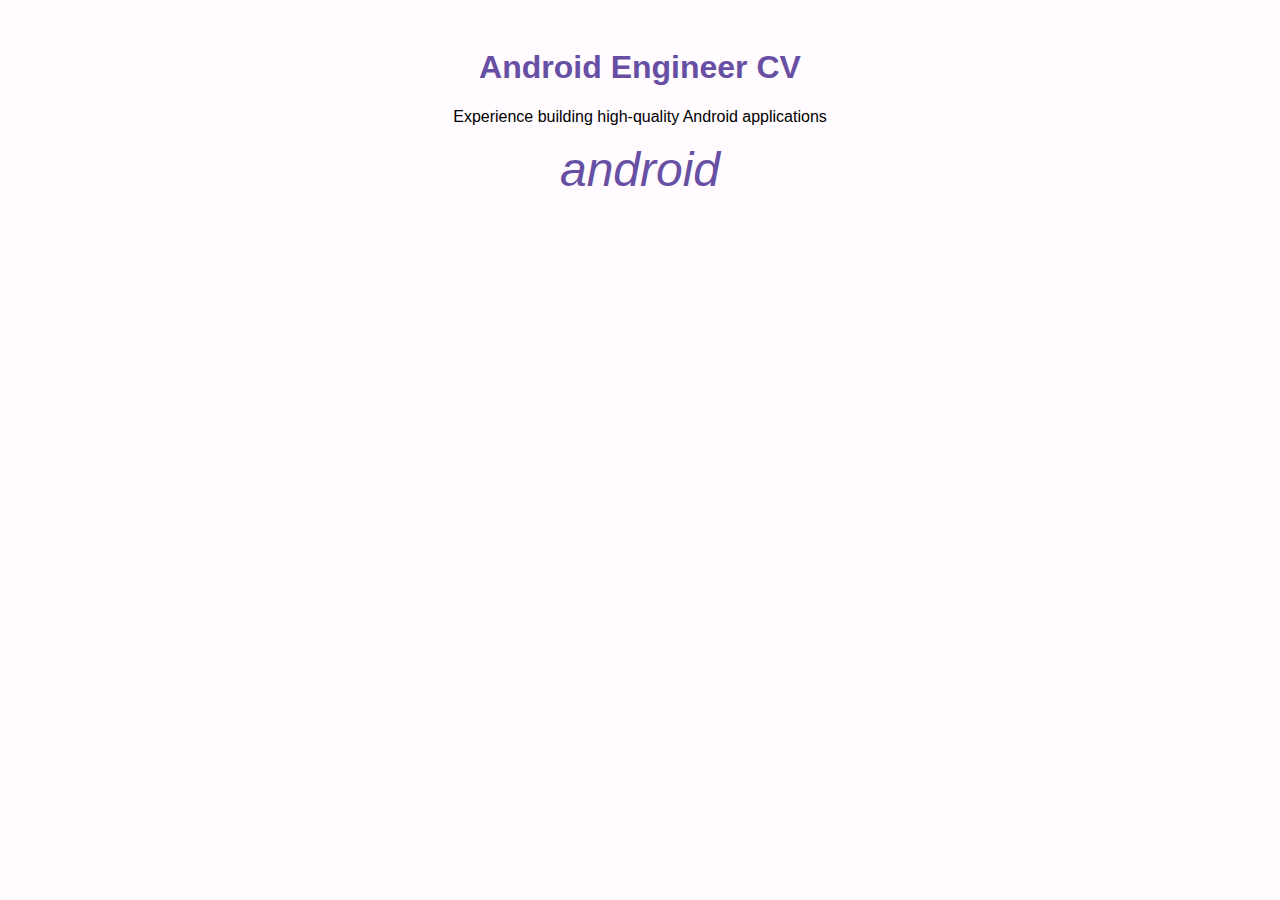
<file: sandbox/cv_m3.html>
<!DOCTYPE html>
<html lang="en">
<head>
<meta charset="UTF-8">
<title>Android Engineer CV</title>
<link href="https://fonts.googleapis.com/icon?family=Material+Icons" rel="stylesheet">
<style>
:root {
  --md-primary: #6750A4;
  --md-surface: #FFFBFE;
}
body {
  font-family: Arial, sans-serif;
  background-color: var(--md-surface);
}
h1 {
  color: var(--md-primary);
}
</style>
</head>
<body>
<div style="text-align: center; padding: 20px">
<h1>Android Engineer CV</h1>
<p>Experience building high-quality Android applications</p>
<i class="Material Icons" style="font-size:48px;color:var(--md-primary);">android</i>
</div>
</body>
</html>
</file>
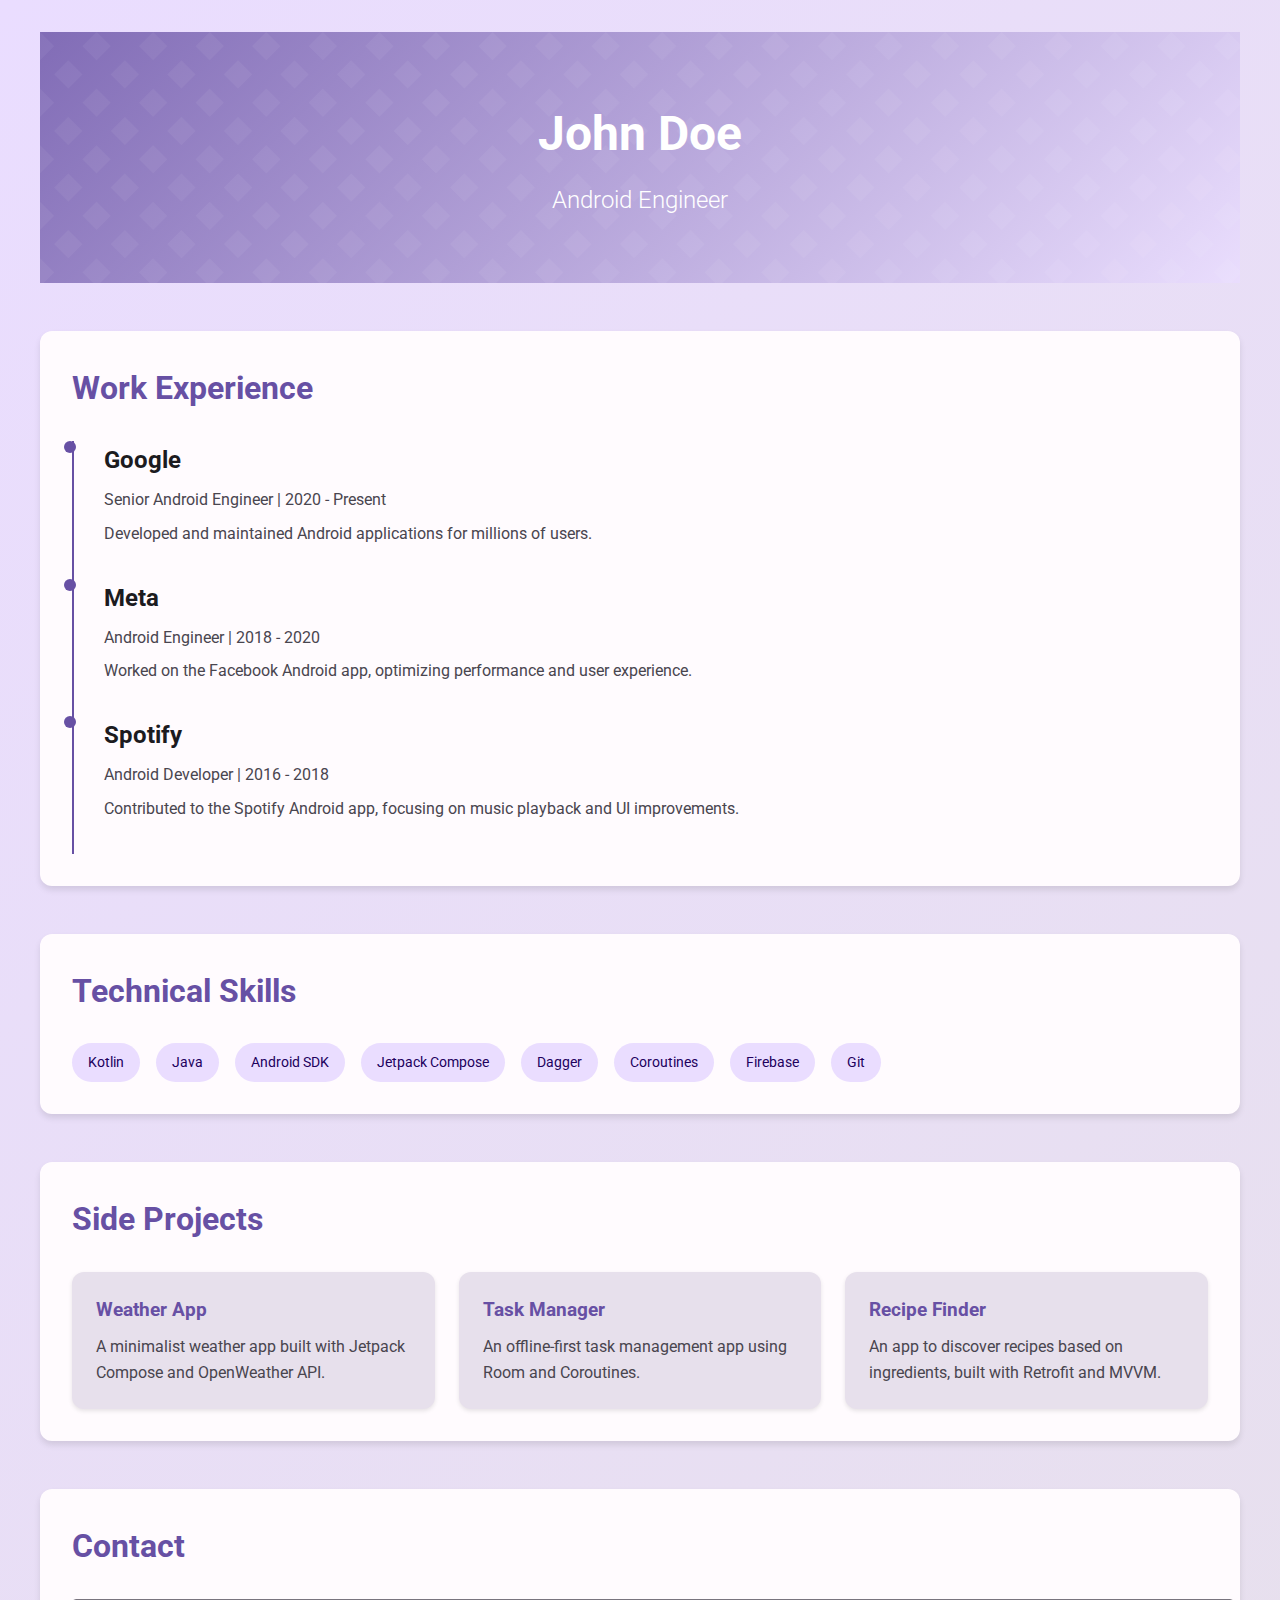
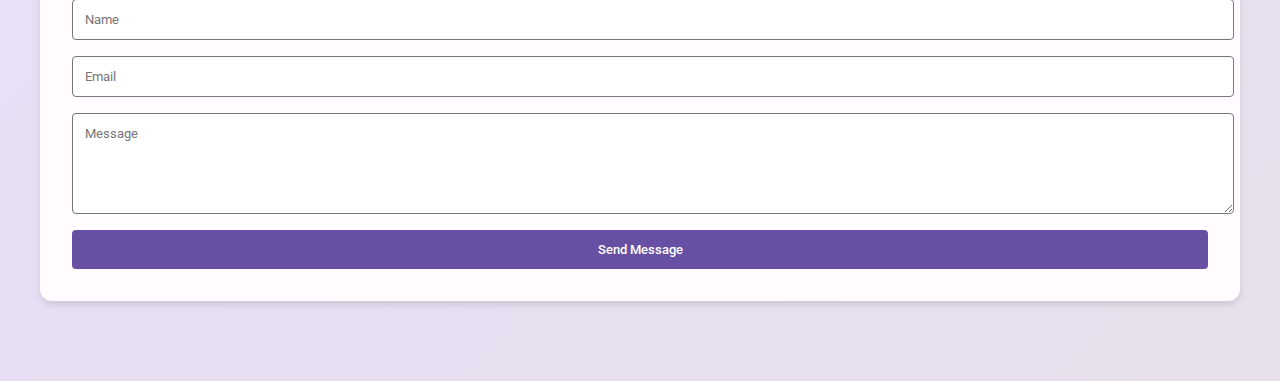
<file: tests/output/cv_landing.html>
<!DOCTYPE html>
<html lang="en">
<head>
    <meta charset="UTF-8">
    <meta name="viewport" content="width=device-width, initial-scale=1.0">
    <title>Android Engineer CV</title>
    <link href="https://fonts.googleapis.com/css2?family=Roboto:wght@300;400;500;700&display=swap" rel="stylesheet">
    <style>
        :root {
            --md-primary: #6750A4;
            --md-on-primary: #FFFFFF;
            --md-primary-container: #EADDFF;
            --md-on-primary-container: #21005D;
            --md-secondary: #625B71;
            --md-on-secondary: #FFFFFF;
            --md-secondary-container: #E8DEF8;
            --md-on-secondary-container: #1D192B;
            --md-tertiary: #7D5260;
            --md-on-tertiary: #FFFFFF;
            --md-tertiary-container: #FFD8E4;
            --md-on-tertiary-container: #31111D;
            --md-error: #B3261E;
            --md-on-error: #FFFFFF;
            --md-error-container: #F9DEDC;
            --md-on-error-container: #410E0B;
            --md-background: #FFFBFE;
            --md-on-background: #1C1B1F;
            --md-surface: #FFFBFE;
            --md-on-surface: #1C1B1F;
            --md-surface-variant: #E7E0EC;
            --md-on-surface-variant: #49454F;
            --md-outline: #79747E;
            --md-shadow: #000000;
            --md-inverse-surface: #313033;
            --md-inverse-on-surface: #F4EFF4;
            --md-inverse-primary: #D0BCFF;
        }

        body {
            font-family: 'Roboto', sans-serif;
            margin: 0;
            padding: 0;
            background: linear-gradient(135deg, var(--md-primary-container), var(--md-surface-variant));
            color: var(--md-on-background);
            line-height: 1.6;
        }

        .container {
            max-width: 1200px;
            margin: 0 auto;
            padding: 2rem;
        }

        .hero {
            text-align: center;
            padding: 4rem 0;
            background: url('[data-uri]') center/cover;
            color: var(--md-on-primary);
            position: relative;
            overflow: hidden;
        }

        .hero::before {
            content: '';
            position: absolute;
            top: 0;
            left: 0;
            right: 0;
            bottom: 0;
            background: linear-gradient(135deg, rgba(103, 80, 164, 0.8), rgba(234, 221, 255, 0.8));
            z-index: -1;
        }

        .hero h1 {
            font-size: 3rem;
            margin: 0;
            font-weight: 700;
        }

        .hero p {
            font-size: 1.5rem;
            margin: 0.5rem 0 0;
            font-weight: 300;
        }

        .section {
            margin: 3rem 0;
            padding: 2rem;
            background: var(--md-surface);
            border-radius: 12px;
            box-shadow: 0 4px 6px rgba(0, 0, 0, 0.1);
        }

        .section h2 {
            color: var(--md-primary);
            font-size: 2rem;
            margin-top: 0;
        }

        .timeline {
            position: relative;
            padding-left: 2rem;
        }

        .timeline::before {
            content: '';
            position: absolute;
            left: 0;
            top: 0;
            bottom: 0;
            width: 2px;
            background: var(--md-primary);
        }

        .timeline-item {
            position: relative;
            padding-bottom: 2rem;
        }

        .timeline-item::before {
            content: '';
            position: absolute;
            left: -2.5rem;
            top: 0;
            width: 12px;
            height: 12px;
            border-radius: 50%;
            background: var(--md-primary);
        }

        .timeline-item h3 {
            margin: 0;
            font-size: 1.5rem;
        }

        .timeline-item p {
            margin: 0.5rem 0 0;
            color: var(--md-on-surface-variant);
        }

        .skills {
            display: flex;
            flex-wrap: wrap;
            gap: 1rem;
        }

        .skill {
            background: var(--md-primary-container);
            color: var(--md-on-primary-container);
            padding: 0.5rem 1rem;
            border-radius: 20px;
            font-size: 0.9rem;
        }

        .projects {
            display: grid;
            grid-template-columns: repeat(auto-fill, minmax(300px, 1fr));
            gap: 1.5rem;
        }

        .project {
            background: var(--md-surface-variant);
            padding: 1.5rem;
            border-radius: 12px;
            box-shadow: 0 2px 4px rgba(0, 0, 0, 0.1);
        }

        .project h3 {
            margin: 0 0 0.5rem;
            color: var(--md-primary);
        }

        .project p {
            margin: 0;
            color: var(--md-on-surface-variant);
        }

        .contact-form {
            display: grid;
            gap: 1rem;
        }

        .contact-form input,
        .contact-form textarea {
            width: 100%;
            padding: 0.75rem;
            border: 1px solid var(--md-outline);
            border-radius: 4px;
            font-family: 'Roboto', sans-serif;
        }

        .contact-form button {
            background: var(--md-primary);
            color: var(--md-on-primary);
            padding: 0.75rem 1.5rem;
            border: none;
            border-radius: 4px;
            font-family: 'Roboto', sans-serif;
            font-weight: 500;
            cursor: pointer;
        }

        .contact-form button:hover {
            background: var(--md-inverse-primary);
        }

        @media (max-width: 768px) {
            .hero h1 {
                font-size: 2rem;
            }

            .hero p {
                font-size: 1.2rem;
            }

            .section {
                padding: 1.5rem;
            }
        }
    </style>
</head>
<body>
    <div class="container">
        <section class="hero">
            <h1>John Doe</h1>
            <p>Android Engineer</p>
        </section>

        <section class="section">
            <h2>Work Experience</h2>
            <div class="timeline">
                <div class="timeline-item">
                    <h3>Google</h3>
                    <p>Senior Android Engineer | 2020 - Present</p>
                    <p>Developed and maintained Android applications for millions of users.</p>
                </div>
                <div class="timeline-item">
                    <h3>Meta</h3>
                    <p>Android Engineer | 2018 - 2020</p>
                    <p>Worked on the Facebook Android app, optimizing performance and user experience.</p>
                </div>
                <div class="timeline-item">
                    <h3>Spotify</h3>
                    <p>Android Developer | 2016 - 2018</p>
                    <p>Contributed to the Spotify Android app, focusing on music playback and UI improvements.</p>
                </div>
            </div>
        </section>

        <section class="section">
            <h2>Technical Skills</h2>
            <div class="skills">
                <span class="skill">Kotlin</span>
                <span class="skill">Java</span>
                <span class="skill">Android SDK</span>
                <span class="skill">Jetpack Compose</span>
                <span class="skill">Dagger</span>
                <span class="skill">Coroutines</span>
                <span class="skill">Firebase</span>
                <span class="skill">Git</span>
            </div>
        </section>

        <section class="section">
            <h2>Side Projects</h2>
            <div class="projects">
                <div class="project">
                    <h3>Weather App</h3>
                    <p>A minimalist weather app built with Jetpack Compose and OpenWeather API.</p>
                </div>
                <div class="project">
                    <h3>Task Manager</h3>
                    <p>An offline-first task management app using Room and Coroutines.</p>
                </div>
                <div class="project">
                    <h3>Recipe Finder</h3>
                    <p>An app to discover recipes based on ingredients, built with Retrofit and MVVM.</p>
                </div>
            </div>
        </section>

        <section class="section">
            <h2>Contact</h2>
            <form class="contact-form">
                <input type="text" placeholder="Name" required>
                <input type="email" placeholder="Email" required>
                <textarea placeholder="Message" rows="5" required></textarea>
                <button type="submit">Send Message</button>
            </form>
        </section>
    </div>
</body>
</html>
</file>
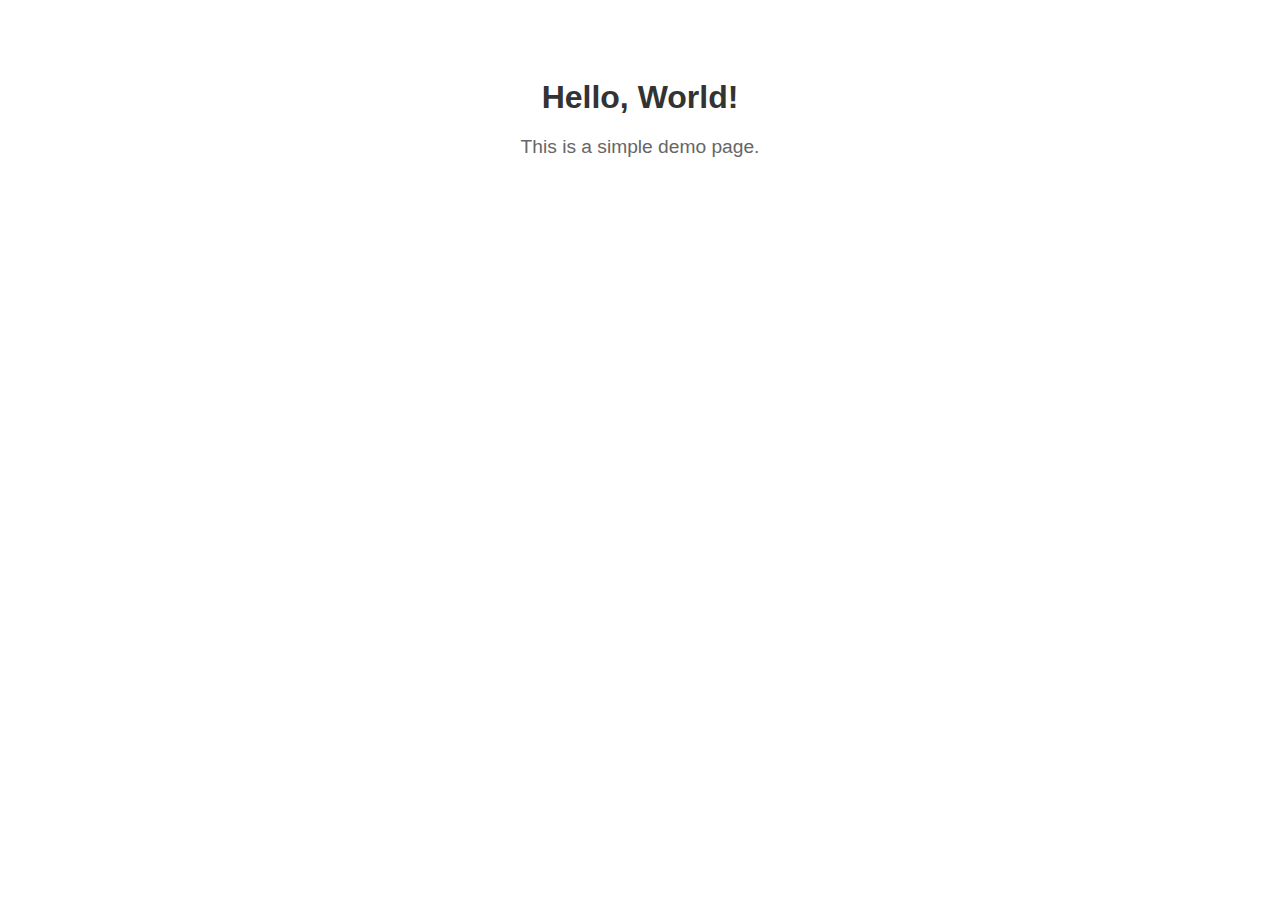
<file: tests/output/demo.html>
<!DOCTYPE html>
<html lang="en">
<head>
<meta charset="UTF-8">
<title>Hello World Demo</title>
<style>
body {
    font-family: Arial, sans-serif;
    text-align: center;
    padding-top: 50px;
}
h1 {
    color: #333;
    margin-bottom: 20px;
}
p {
    font-size: 1.2em;
    color: #666;
}
</style></head><body>
<h1>Hello, World!</h1>
<p>This is a simple demo page.</p>
</body>
</html>
</file>
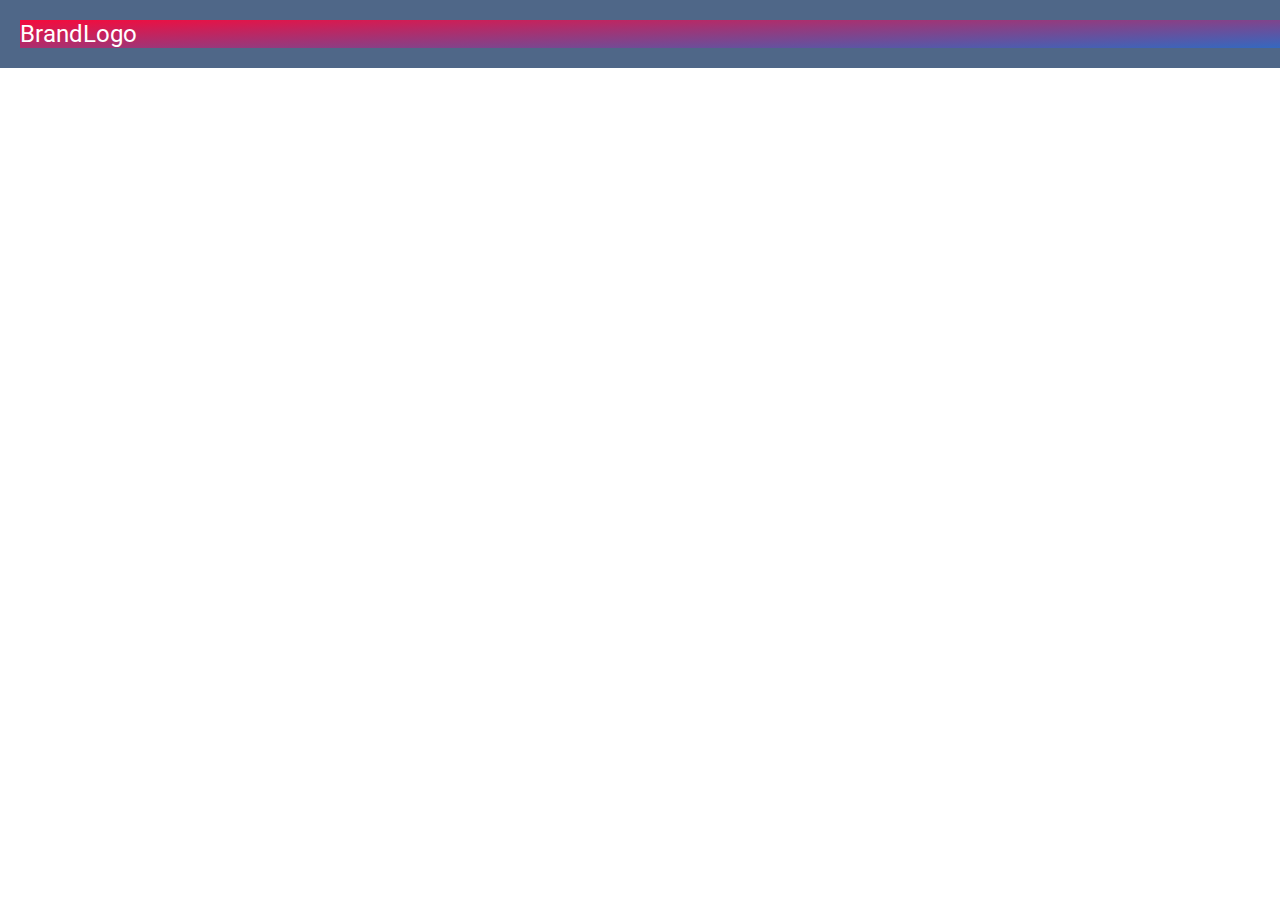
<file: tests/output/landing.html>
<!DOCTYPE html>
<html lang="en">
<head>
<meta charset="UTF-8" />
<meta name="viewport" content="width=device-width, initial-scale=1.0" />
<title>Modern Landing Page</title>
<link rel="stylesheet" href="https://fonts.googleapis.com/css2?family=Roboto:wght@400;700&display=swap">
<style>
:root {
  --topbar-text-color: #ffffff;
  --primary-color: #1976d2;
  --secondary-color: #f50b3c;
  --text-grey: #e8eaed;
}

body {
  margin: 0;
  font-family: "Roboto", sans-serif;
}

.topbar {
  position: fixed;
  z-index: 5;
  width: 100%;
  justify-content: space-between;
  padding: 20px;
  background-color: rgba(4, 39, 86, 0.7);
  transition: all 0.3s ease-in-out;
}

.topbar.active {
  transform: translateY(-100%);
}

.logo {
  font-size: 1.5rem !important;
  text-decoration: none;
  color: var(--topbar-text-color) !important;
  background-image: -webkit-linear-gradient(92deg, #1976d2 -13%, #f50b3c 100%);
}

.navbar-links a {
  padding-left: 40px;
  text-decoration: none;
  color: var(--topbar-text-color);
  font-size: 1.2rem;
  letter-spacing: 0.5px;
  transition: all 0.3s ease-in-out;
}

@media (max-width: 768px) {
  .navbar-links a {
    padding-left: 30px;
    width: 100%;
  }
}

.topbar-toggleBtn {
  display: none !important;
}

h1 {
  margin: 0;
  font-size: 52px;
  color: #2c3e50;
}

.hero-content h4, .hero-content p {
  text-align: center;
  max-width: 800px;
}

.cta-button {
  padding: 20px 50px;
  border-radius: 6px;
  font-size: 1.1rem;
  margin: auto;
  display: block;
  width: fit-content;
  background-image: linear-gradient(315deg, #f50b3c 0%, #f2e9ec 74%);
}

.animation {
  animation-name: fadeInUp;
  animation-duration: 2s;
  animation-iteration-count: infinite;
}

/* Animation key frames */
@keyframes fadeInUp {
  from { transform: translateY(100%); }
  to   { transform: translateY(-5px) translateZ(0);
       opacity: .9; }
}
</style>
</head>

<body>
<nav class="topbar">
  <div class="logo">Brand<span>Logo</span></div>
</file>
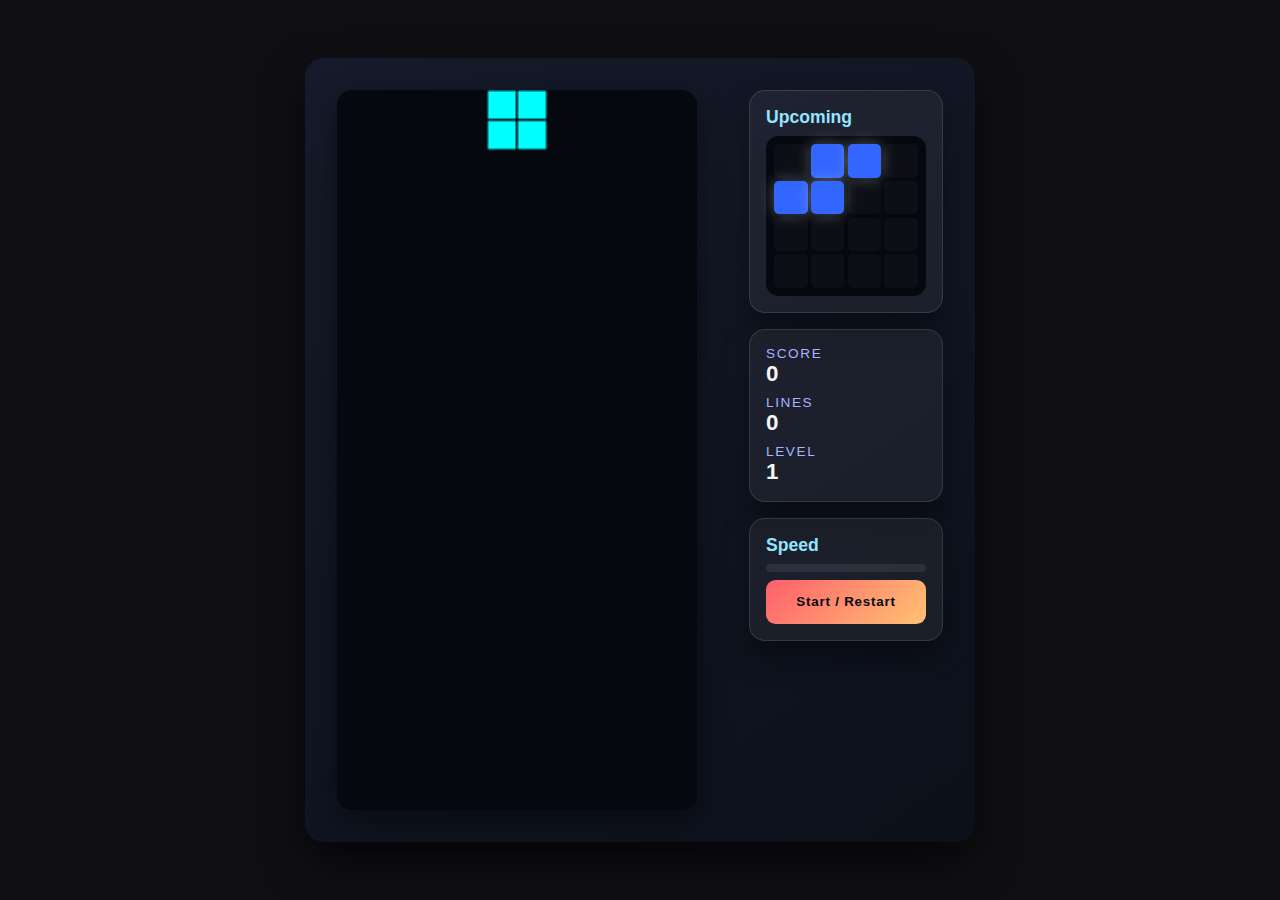
<file: tests/output/tetris.html>
<!DOCTYPE html>
<html lang="en">
<head>
<meta charset="UTF-8">
<meta name="viewport" content="width=device-width, initial-scale=1.0">
<title>Classic Tetris</title>
<style>
:root {
  font-family: 'Segoe UI', sans-serif;
  background: #101014;
  color: #f4f4f4;
}
* { box-sizing: border-box; }
body {
  margin: 0;
  display: flex;
  min-height: 100vh;
  align-items: center;
  justify-content: center;
}
main {
  display: grid;
  grid-template-columns: 2fr 1fr;
  gap: 1.5rem;
  padding: 2rem;
  background: linear-gradient(145deg, #151b2a, #0c101b);
  border-radius: 1.2rem;
  box-shadow: 0 20px 45px rgba(0,0,0,0.65);
}
canvas {
  width: 360px;
  height: 720px;
  border-radius: 1rem;
  background: #05090f;
  box-shadow: inset 0 0 25px rgba(0,0,0,0.8), 0 10px 30px rgba(0,0,0,0.45);
}
aside {
  display: flex;
  flex-direction: column;
  gap: 1rem;
}
.card {
  background: rgba(255,255,255,0.05);
  border-radius: 1rem;
  padding: 1rem;
  border: 1px solid rgba(255,255,255,0.12);
  box-shadow: 0 15px 30px rgba(0,0,0,0.4);
}
.card h2 {
  margin: 0 0 0.5rem;
  font-size: 1.1rem;
  color: #94e3ff;
}
.stats {
  display: grid;
  grid-template-columns: repeat(auto-fit, minmax(120px,1fr));
  gap: 0.5rem;
}
.stats span {
  display: block;
  font-size: 0.85rem;
  text-transform: uppercase;
  letter-spacing: 0.1rem;
  color: #a8b2ff;
}
.stats strong {
  font-size: 1.4rem;
}
.grid-preview {
  display: grid;
  grid-template-columns: repeat(4,1fr);
  gap: 0.2rem;
  width: 160px;
  height: 160px;
  background: #05090f;
  border-radius: 0.8rem;
  padding: 0.5rem;
}
.preview-cell {
  aspect-ratio: 1;
  border-radius: 0.3rem;
  background: rgba(255,255,255,0.03);
}
.light {
  color: #f4f4f4;
}
.blurred {
  opacity: 0.4;
}
.level-progress {
  background: rgba(255,255,255,0.08);
  border-radius: 999px;
  height: 8px;
  overflow: hidden;
}
.level-progress span {
  display: block;
  height: 100%;
  width: 0%;
  background: linear-gradient(90deg, #94e3ff, #3b71ff);
  transition: width 0.3s ease;
}
button {
  margin-top: 0.5rem;
  width: 100%;
  border: none;
  border-radius: 0.6rem;
  padding: 0.9rem;
  background: linear-gradient(135deg, #ff5f6d, #ffc371);
  color: #05090f;
  font-weight: 700;
  letter-spacing: 0.05rem;
  cursor: pointer;
  transition: transform 0.3s ease;
}
button:active {
  transform: scale(0.98);
}
@media (max-width: 900px) {
  body {
    align-items: flex-start;
    padding: 2rem;
  }
  main { grid-template-columns: 1fr; }
  canvas { width: 320px; height: 640px; }
}
</style>
</head>
<body>
<main>
  <canvas id="tetris" width="240" height="480"></canvas>
  <aside>
    <div class="card">
      <h2>Upcoming</h2>
      <div id="preview" class="grid-preview"></div>
    </div>
    <div class="card stats">
      <div>
        <span>Score</span>
        <strong id="score">0</strong>
      </div>
      <div>
        <span>Lines</span>
        <strong id="lines">0</strong>
      </div>
      <div>
        <span>Level</span>
        <strong id="level">1</strong>
      </div>
    </div>
    <div class="card">
      <h2>Speed</h2>
      <div class="level-progress"><span id="progress"></span></div>
      <button id="restart">Start / Restart</button>
    </div>
  </aside>
</main>
<script>
const canvas = document.getElementById('tetris');
const ctx = canvas.getContext('2d');
ctx.scale(20, 20);
const preview = document.getElementById('preview');
const scoreEl = document.getElementById('score');
const linesEl = document.getElementById('lines');
const levelEl = document.getElementById('level');
const progressEl = document.getElementById('progress');
const restartButton = document.getElementById('restart');
const gridWidth = 12;
const gridHeight = 24;
const nextSize = 4;
const empty = () => Array.from({length: gridWidth}, () => 0);
const arena = Array.from({length: gridHeight}, empty);
let dropCounter = 0;
let dropInterval = 1000;
let lastTime = 0;
let score = 0;
let lines = 0;
let level = 1;
function createPiece(type){
  const shapes = {
    I: [[0,0,0,0],[1,1,1,1],[0,0,0,0],[0,0,0,0]],
    J: [[2,0,0],[2,2,2],[0,0,0]],
    L: [[0,0,3],[3,3,3],[0,0,0]],
    O: [[4,4],[4,4]],
    S: [[0,5,5],[5,5,0],[0,0,0]],
    T: [[0,6,0],[6,6,6],[0,0,0]],
    Z: [[7,7,0],[0,7,7],[0,0,0]]
  };
  return shapes[type];
}
const pieces = 'IJLOSTZ';
let player = {matrix: null, pos: {x:0,y:0}};
let nextPiece = null;
function resetPlayer(){
  if(!nextPiece){
    nextPiece = createPiece(pieces[(Math.random()*pieces.length)|0]);
  }
  player.matrix = nextPiece;
  nextPiece = createPiece(pieces[(Math.random()*pieces.length)|0]);
  player.pos.y = 0;
  player.pos.x = (gridWidth/2 | 0) - (player.matrix[0].length/2 | 0);
  if(collide(arena, player)){
    arena.forEach(row => row.fill(0));
    score = 0; lines = 0; level = 1;
    dropInterval = 1000;
    updateScore();
  }
  renderPreview();
}
function collide(arena, player){
  const m = player.matrix;
  const o = player.pos;
  for(let y=0;y<m.length;y++){
    for(let x=0;x<m[y].length;x++){
      if(m[y][x] && (
        arena[y+o.y] && arena[y+o.y][x+o.x]) !== 0
      ){
        return true;
      }
    }
  }
  return false;
}
function merge(arena, player){
  player.matrix.forEach((row,y)=>{
    row.forEach((value,x)=>{
      if(value) arena[y+player.pos.y][x+player.pos.x] = value;
    });
  });
}
function rotate(matrix, dir){
  for(let y=0;y<matrix.length;y++){
    for(let x=0;x<y;x++){
      [matrix[x][y], matrix[y][x]] = [matrix[y][x], matrix[x][y]];
    }
  }
  if(dir > 0) matrix.forEach(row => row.reverse());
  else matrix.reverse();
}
function playerRotate(dir){
  const pos = player.pos.x;
  let offset = 1;
  rotate(player.matrix, dir);
  while(collide(arena, player)){
    player.pos.x += offset;
    offset = -(offset + (offset>0?1:-1));
    if(offset > player.matrix[0].length) return rotate(player.matrix, -dir);
  }
}
function playerDrop(){
  player.pos.y++;
  if(collide(arena, player)){
    player.pos.y--;
    merge(arena, player);
    const cleared = sweep();
    if(cleared){
      lines += cleared;
      score += cleared * cleared * level * 100;
      level = Math.min(15, Math.floor(lines/10)+1);
      dropInterval = 1000 - (level-1)*60;
      progressEl.style.width = `${Math.min(100, (lines%10)*10)}%`;
    }
    updateScore();
    resetPlayer();
  }
  dropCounter = 0;
}
function sweep(){
  let rowCount = 0;
  for(let y=arena.length-1;y>=0;y--){
    if(arena[y].every(value => value !== 0)){
      const animation = arena[y].map(() => 8);
      const frame = () => {
        arena[y] = arena[y].map((cell,i)=> (Date.now()%500 < 250 ? 0 : animation[i]));
        draw();
      };
      const interval = setInterval(frame, 120);
      setTimeout(()=>{
        clearInterval(interval);
        arena.splice(y,1);
        arena.unshift(empty());
        draw();
      }, 400);
      rowCount++;
      y++;
    }
  }
  return rowCount;
}
function draw(){
  ctx.fillStyle = '#05090f';
  ctx.fillRect(0,0,gridWidth,gridHeight);
  drawMatrix(arena, {x:0,y:0});
  drawMatrix(player.matrix, player.pos);
}
function drawMatrix(matrix, offset){
  matrix.forEach((row,y)=>{
    row.forEach((value,x)=>{
      if(value){
        ctx.fillStyle = `hsl(${value*45},100%,50%)`;
        ctx.fillRect(x+offset.x, y+offset.y, 1, 1);
        ctx.strokeStyle = '#05090f';
        ctx.lineWidth = 0.06;
        ctx.strokeRect(x+offset.x, y+offset.y, 1, 1);
      }
    });
  });
}
function renderPreview(){
  preview.innerHTML = '';
  for(let y=0;y<nextSize;y++){
    for(let x=0;x<nextSize;x++){
      const cell = document.createElement('div');
      cell.classList.add('preview-cell');
      const val = nextPiece[y] && nextPiece[y][x];
      if(val){
        cell.style.background = `hsl(${val*45},100%,60%)`;
        cell.style.boxShadow = '0 0 15px rgba(255,255,255,0.3)';
      }
      preview.appendChild(cell);
    }
  }
}
function updateScore(){
  scoreEl.textContent = score;
  linesEl.textContent = lines;
  levelEl.textContent = level;
}
function update(time=0){
  const delta = time - lastTime;
  lastTime = time;
  dropCounter += delta;
  if(dropCounter > dropInterval){
    playerDrop();
  }
  draw();
  requestAnimationFrame(update);
}
document.addEventListener('keydown', event => {
  if(event.key === 'ArrowLeft'){
    player.pos.x--;
    if(collide(arena, player)) player.pos.x++;
  } else if(event.key === 'ArrowRight'){
    player.pos.x++;
    if(collide(arena, player)) player.pos.x--;
  } else if(event.key === 'ArrowDown'){
    playerDrop();
  } else if(event.key === 'ArrowUp'){
    playerRotate(1);
  } else if(event.key === ' ') {
    while(!collide(arena, player)) player.pos.y++;
    player.pos.y--;
    playerDrop();
  }
});
restartButton.addEventListener('click', () => {
  arena.forEach(row => row.fill(0));
  score = 0; lines = 0; level = 1;
  dropInterval = 1000;
  updateScore();
  resetPlayer();
});
resetPlayer();
update();
</script>
</body>
</html>
</file>
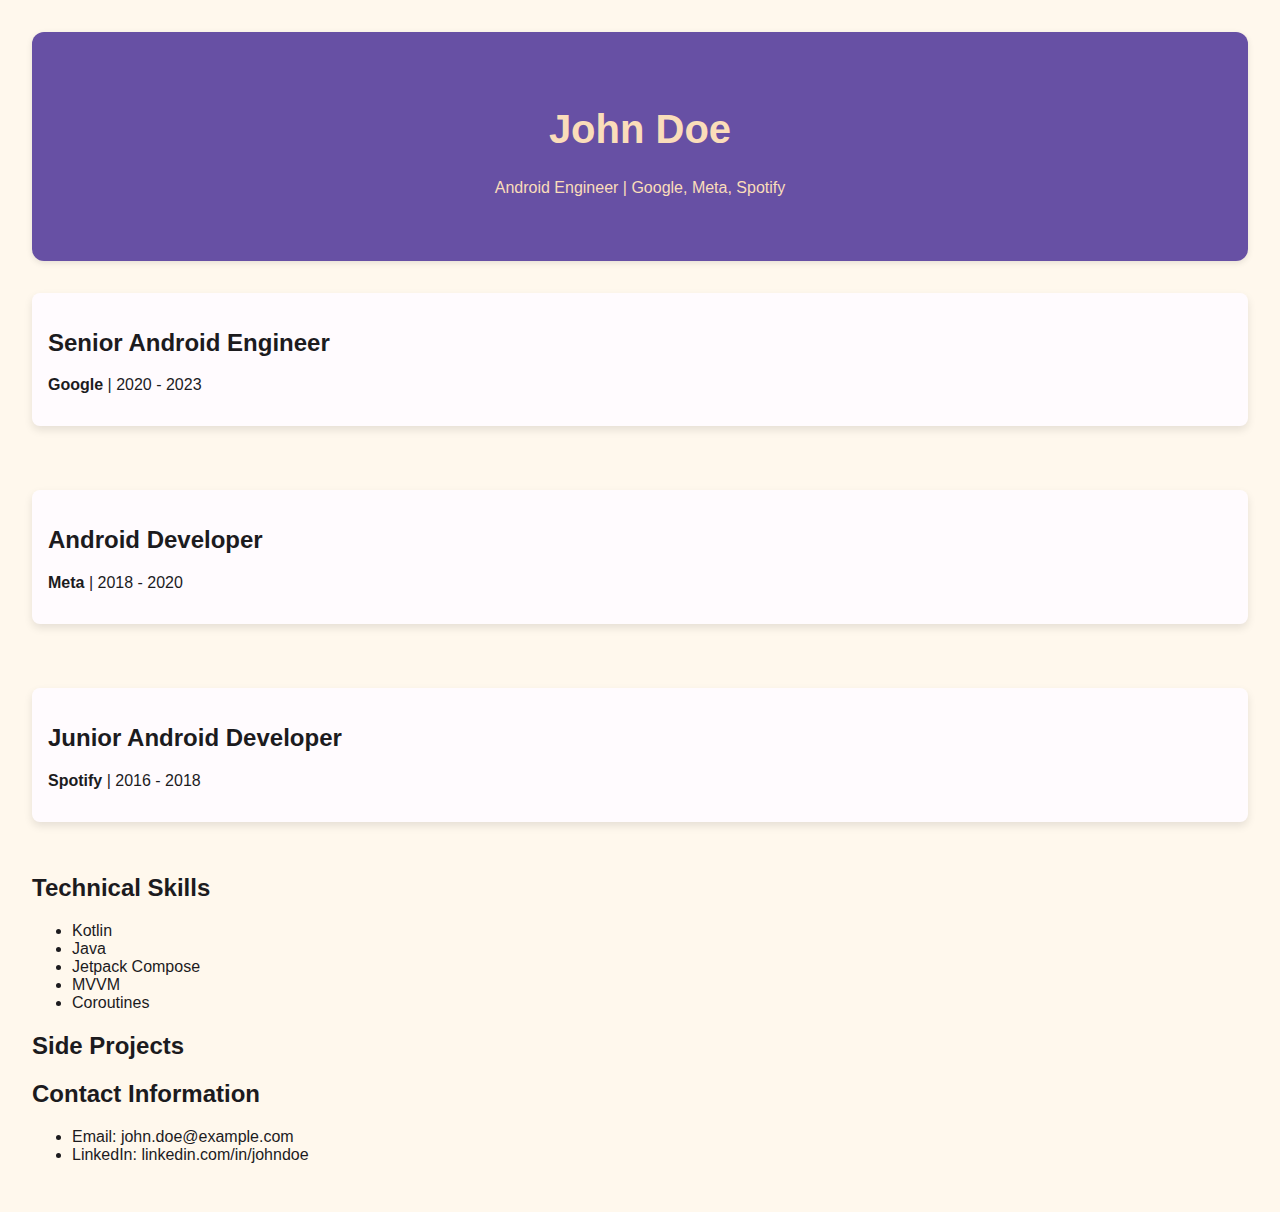
<file: sandbox/tests/output/cv_landing.html>
<!DOCTYPE html>
<html lang="en">
<head>
    <meta charset='UTF-8'>
    <meta name='viewport' content='width=device-width, initial-scale=1.0'>
    <title>CV for Android Engineer</title>
    <style>
        :root {
            --md-primary: #6750A4;
            --md-surface: #FFFBFE;
            --md-on-surface: #1C1B1E;
            --md-background: #FFF8ED;
            --md-inverse-primary: #FADDBA;
        }
        body {
            font-family: 'Roboto', sans-serif;
            color: var(--md-on-surface);
            background-color: var(--md-background);
            margin: 0;
            padding: 2rem;
        }
        .hero {
            text-align: center;
            padding: 3rem 0;
            background-color: var(--md-primary);
            color: var(--md-inverse-primary);
            border-radius: 12px;
            box-shadow: 0px 2px 6px rgba(0, 0, 0, 0.1);
        }
        .hero h1 {
            font-size: 2.5rem;
        }
        .timeline {
            display: flex;
            flex-direction: column;
        }
        .experience {
            margin: 2rem 0;
            padding: 1rem;
            background-color: var(--md-surface);
            border-radius: 8px;
            box-shadow: 0px 4px 8px rgba(0, 0, 0, 0.1);
        }
    </style>
</head>
<body>
    <div class="hero">
        <h1>John Doe</h1>
        <p>Android Engineer | Google, Meta, Spotify</p>
    </div>

    <div class="timeline">
        <div class="experience">
            <h2>Senior Android Engineer</h2>
            <p><strong>Google</strong> | 2020 - 2023</p>
            <!-- Description and Achievements -->
        </div>

        <div class="experience">
            <h2>Android Developer</h2>
            <p><strong>Meta</strong> | 2018 - 2020</p>
            <!-- Description and Achievements -->
        </div>

        <div class="experience">
            <h2>Junior Android Developer</h2>
            <p><strong>Spotify</strong> | 2016 - 2018</p>
            <!-- Description and Achievements -->
        </div>
    </div>

    <div class="skills">
        <h2>Technical Skills</h2>
        <ul>
            <li>Kotlin</li>
            <li>Java</li>
            <li>Jetpack Compose</li>
            <li>MVVM</li>
            <li>Coroutines</li>
        </ul>
    </div>

    <div class="side-projects">
        <h2>Side Projects</h2>
        <!-- List of side projects -->
    </div>

    <div class="contact">
        <h2>Contact Information</h2>
        <ul>
            <li>Email: john.doe@example.com</li>
            <li>LinkedIn: linkedin.com/in/johndoe</li>
            <!-- Additional contact info -->
        </ul>
    </div>
</body>
</html>
</file>
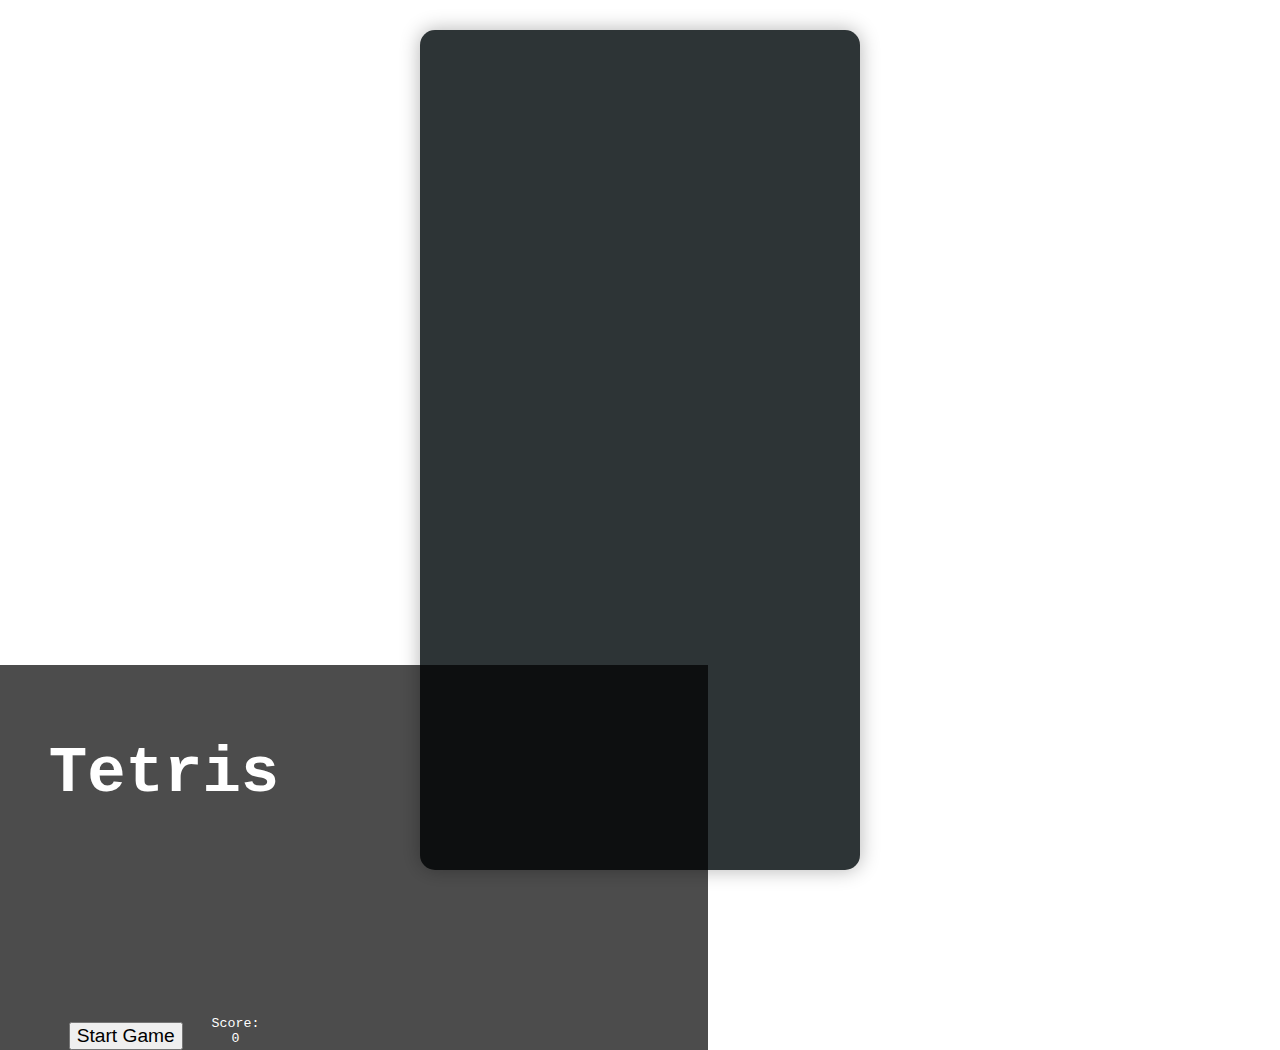
<file: tests/output/cogito_14b/tetris.html>
<!DOCTYPE html>
<html lang="en">
<head>
  <meta charset="UTF-8">
  <title>Modern Tetris</title>
  <style>
body {
  margin: 0;
  display: flex;
  justify-content: center;
  align-items: center;
  height: 100vh;
}

#gameContainer {
  background-color: #2d3436;
  padding: 20px;
  border-radius: 15px;
  box-shadow: 0 0 20px rgba(0,0,0,0.3);
  font-family: 'Courier New', monospace;
}

#board {
  position: relative;
  width: 400px;
  height: 800px;
}

.block {
  position: absolute;
  background-color: #eb5757;
  border-radius: 5px;
  display: block;
}

.menu {
  position: absolute;
  bottom: -150px;
  left: -400px;
  width: 85%;
  height: auto;
  margin-left: 20px;
  padding-top: 30px;
  text-align: center;
  background-color: rgba(0,0,0,.7);
}

.menu h1 {
  color: white;
  font-size: 4rem;
  padding-bottom: 15%;
}
</style>
</head>
<body onLoad="game.initialize();">
<div id="gameContainer">
 <div id="board"></div>
 <div class="menu">
   <h1>Tetris<br></h1>
   <button onclick="startGame()" style="font-size:1.2rem">Start Game</button>&nbsp;&nbsp;
   <span id="score" style="color:white;font-size:.83rem;display:inline-block;">Score:<br>0</span>
   <div id="pause" class="menu-text"></div>
 </div>
<body onLoad="initializeKeyboardControls()">
<script>
const ROWS = 20;
const COLS = 10;
let gameBoard = [];
let currentPiece = null;
let gameOver = false;
let score = 0;
let pieceBag = [];

const COLORS = {
  I: '#4ecdc4',
  O: '#ff8f7b',
  T: '#c9df56',
  S: '#8ac2e3',
  Z: '#fa5fba',
  J: '#16a0ab',
  L: '#ecdd0e'
};

const SHAPES = {
  I: [[0,0,0,0],
      [1,1,1,1],
      [0,0,0,0],
      [0,0,0,0]],
  O: [[2,2],
      [2,2]],
  T: [[4,4,4],
      [4,0,0],
      [0,0,0]],
  S: [[3,0,3],
      [0,3,3]],
  Z: [[-1,8,-1],
      [-1,8,-1]],
  J: [[6,0,0],
      [6,6,6]],
  L: [[7,7,7]]};
  
class Piece {
  constructor(type) {
    this.type = type;
    const shape = SHAPES[this.type];
    this.blocks = [];
    let rotationIndex = 0
    for (let i=0; i < 4; i++) {
      for (let k=0; k < 4; k++) {
         if(shape[i][k] != 0) {
          const block = shape[k][i]
          this.blocks.push(block)
        }
      }
    }        
    this.x = 3;
    this.y = ROWS -16;
    
}

class TetrisGame {
  constructor() {  
    gameBoard=[]
    for (let y=0; y<ROWS; y++) 
      gameBoard[y] = []
      
    currentPiece = null
    gameOver=false 
    score=0
   
    const canvas = document.getElementById('board');
    this.ctx = canvas.getContext('2d');  
  }
  
  startGame() {
    gameOver=false;
    initializeKeyboardControls();
    requestAnimationFrame(() => {tick()})
  } 
  
nextLevel() {}
endGame() {}

pauseGame(){ game.gameBoard=[]; currentPiece=null}

update() {
}
 
draw() {
}
}
  
let scoreElm = document.getElementById('score');
function updateScore(points) {
  score += points;
  scoreElm.innerHTML=`Score:<br>${score}`;
}
  
function checkCollision(piece, directionX=0, directionY=0) { return false; }
      
function tick(now) {
 if(gameOver) return
 currentPiece = createNewPiece()
  if(checkCollision(currentPiece)) endGame();
  
 update()
 draw()
 requestAnimationFrame( ()=>{tick()} )
}

let keyboardState = {};
addEventListener('keydown', e => { 
keyboardState[e.key]=true ;
if(e.key==='Escape') pauseGame()})
addEventListener('keyup', e => {
  delete keyboardState[e.key];
})
  
function handleMove(key, directionX=0, directionY=0) {

}
  
let game=new TetrisGame();

</script>
</body>
</file>
